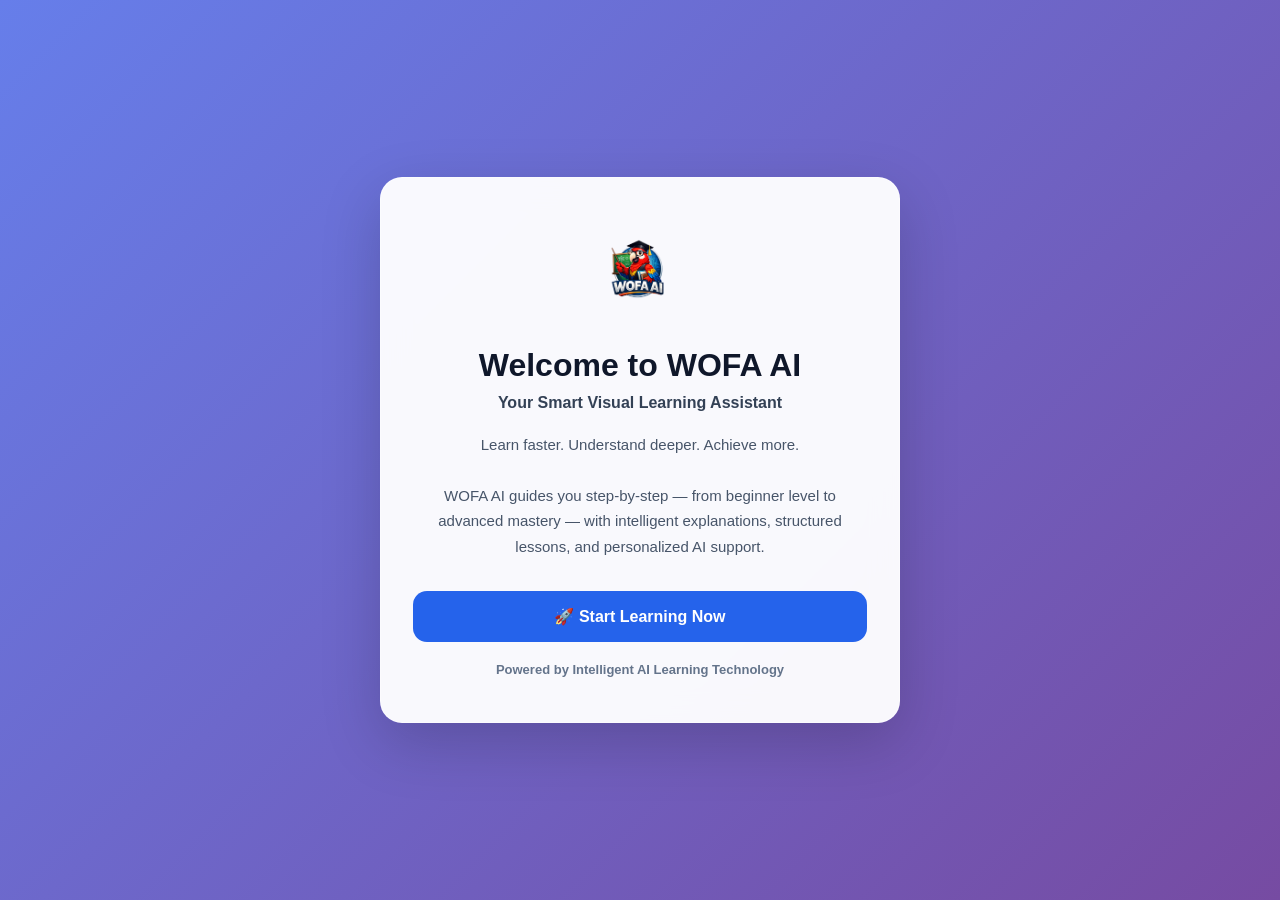
<file: index.html>
<!DOCTYPE html>
<html lang="en">
<head>
  <meta charset="UTF-8" />
  <meta name="viewport" content="width=device-width, initial-scale=1.0" />

  <!-- SEO -->
  <meta name="description" content="WOFA AI – Smart Visual Learning Assistant. Learn faster with intelligent step-by-step explanations and personalized AI guidance." />
  <meta name="keywords" content="WOFA AI, AI Learning, Smart Education, Online Tutor, Digital Learning Assistant" />
  <meta name="author" content="WOFA AI" />

  <title>WOFA AI – Welcome</title>

  <!-- Favicon (Optional but Recommended) -->
  <link rel="icon" href="assets/logo.png" />

  <style>
    * {
      margin: 0;
      padding: 0;
      box-sizing: border-box;
      font-family: "Inter", Arial, sans-serif;
    }

    body {
      min-height: 100vh;
      background: linear-gradient(135deg, #667eea, #764ba2);
      display: flex;
      justify-content: center;
      align-items: center;
      padding: 20px;
      animation: fadeIn 0.8s ease-in-out;
    }

    @keyframes fadeIn {
      from { opacity: 0; }
      to { opacity: 1; }
    }

    .welcome-container {
      width: 100%;
      max-width: 520px;
      background: rgba(255, 255, 255, 0.96);
      backdrop-filter: blur(14px);
      border-radius: 22px;
      padding: 45px 32px;
      text-align: center;
      box-shadow: 0 20px 60px rgba(0,0,0,0.18);
      border: 1px solid rgba(255,255,255,0.35);
      transition: transform 0.3s ease;
    }

    .welcome-container:hover {
      transform: translateY(-4px);
    }

    .welcome-logo {
      width: 130px;
      margin-bottom: 22px;
    }

    .welcome-title {
      font-size: 32px;
      font-weight: 900;
      color: #0f172a;
      margin-bottom: 10px;
    }

    .welcome-subtitle {
      font-size: 16px;
      font-weight: 700;
      color: #334155;
      margin-bottom: 20px;
    }

    .welcome-text {
      font-size: 15px;
      color: #475569;
      line-height: 1.7;
      margin-bottom: 32px;
    }

    .start-btn {
      width: 100%;
      padding: 16px;
      border: none;
      border-radius: 14px;
      background: #2563eb;
      color: white;
      font-size: 16px;
      font-weight: 900;
      cursor: pointer;
      transition: all 0.25s ease;
    }

    .start-btn:hover {
      background: #1d4ed8;
      transform: translateY(-2px);
      box-shadow: 0 8px 20px rgba(37, 99, 235, 0.35);
    }

    .small-note {
      margin-top: 20px;
      font-size: 13px;
      color: #64748b;
      font-weight: 600;
    }

    @media (max-width: 480px) {
      .welcome-container {
        padding: 35px 24px;
      }

      .welcome-title {
        font-size: 26px;
      }

      .welcome-logo {
        width: 100px;
      }
    }
  </style>
</head>

<body>

  <div class="welcome-container">

    <img src="assets/logo.png" alt="WOFA AI Logo" class="welcome-logo" />

    <h1 class="welcome-title">Welcome to WOFA AI</h1>

    <p class="welcome-subtitle">
      Your Smart Visual Learning Assistant
    </p>

    <p class="welcome-text">
      Learn faster. Understand deeper. Achieve more.
      <br><br>
      WOFA AI guides you step-by-step — from beginner level
      to advanced mastery — with intelligent explanations,
      structured lessons, and personalized AI support.
    </p>

    <button class="start-btn" onclick="goToApp()">
      🚀 Start Learning Now
    </button>

    <p class="small-note">
      Powered by Intelligent AI Learning Technology
    </p>

  </div>

  <script>
    function goToApp() {
      // IMPORTANT: Make sure your main system file is named app.html
      window.location.href = "app.html";
    }
  </script>

</body>
</html>
</file>
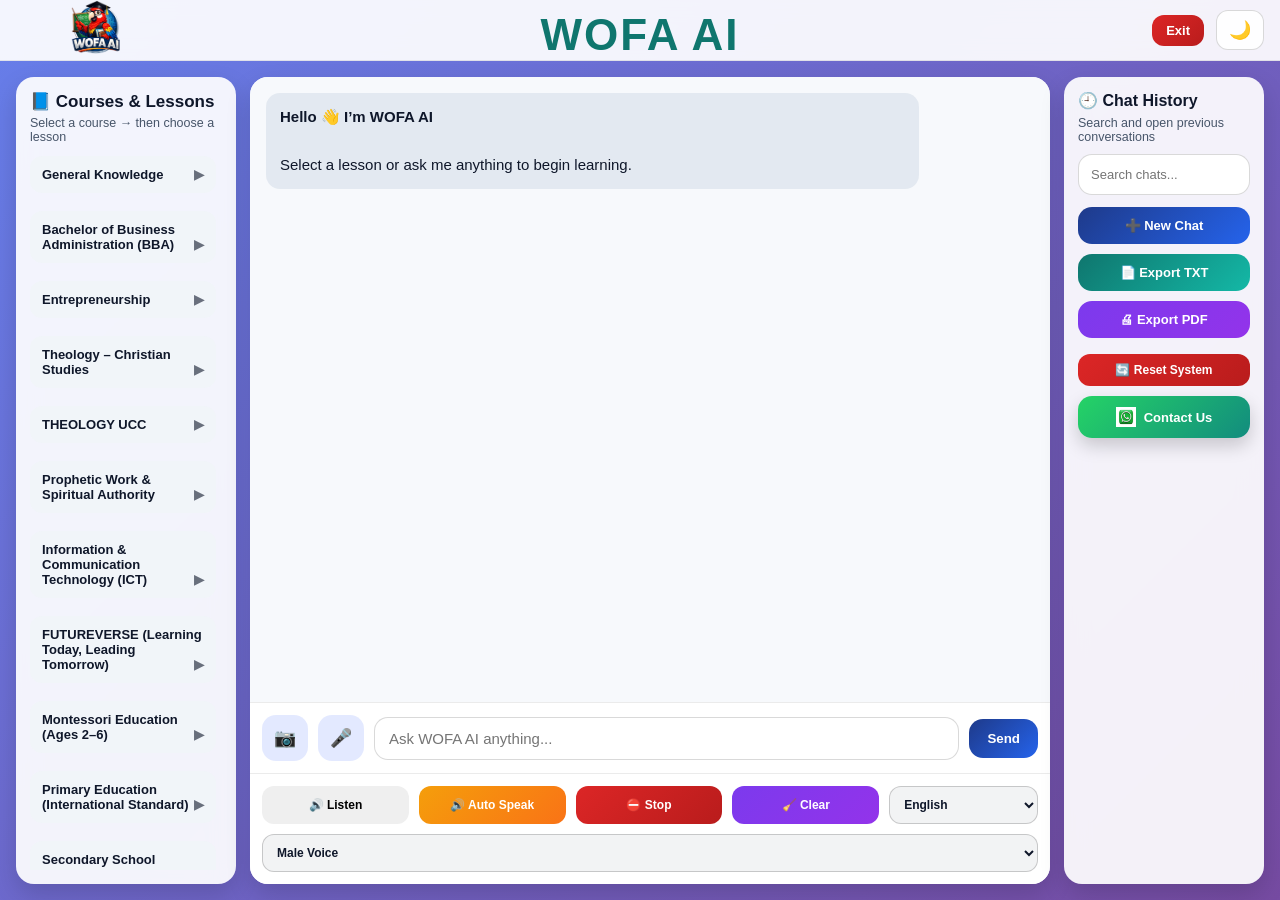
<file: app.html>
<!DOCTYPE html>
<html lang="en">
<head>
  <meta charset="UTF-8" />
  <meta name="viewport" content="width=device-width, initial-scale=1.0" />

  <!-- SEO -->
  <meta name="description" content="WOFA AI – Intelligent AI learning assistant for structured lessons and smart education support." />
  <meta name="author" content="WOFA AI" />
  <meta name="theme-color" content="#2563eb" />

  <title>WOFA AI – Learning System</title>

  <link rel="icon" href="assets/logo.png" />
  <link rel="stylesheet" href="css/style.css" />

  <!-- Preconnect for performance -->
  <link rel="preconnect" href="https://wofa-ai-backend.onrender.com" />

  <style>
    html {
      scroll-behavior: smooth;
    }

    body.fade-in {
      animation: fadeInApp 0.5s ease-in-out;
    }

    @keyframes fadeInApp {
      from { opacity: 0; transform: translateY(10px); }
      to { opacity: 1; transform: translateY(0); }
    }

    #backToTopBtn {
      position: fixed;
      bottom: 25px;
      right: 25px;
      display: none;
      z-index: 9999;
      padding: 12px 15px;
      font-size: 18px;
      border: none;
      border-radius: 50%;
      background: #2563eb;
      color: white;
      cursor: pointer;
      box-shadow: 0 6px 20px rgba(0,0,0,0.25);
      transition: all 0.3s ease;
    }

    #backToTopBtn:hover {
      background: #1d4ed8;
      transform: translateY(-3px);
    }

    /* Future Auth Notice (hidden for now) */
    .future-auth-banner {
      display: none;
    }
  </style>
</head>

<body class="fade-in">

  <div class="app-wrapper">

    <!-- ========================= NAVIGATION ========================= -->
    <nav class="nav-bar" aria-label="Main Navigation">
      <div class="nav-container">

        <!-- Logo (Refresh) -->
        <a href="#" class="nav-brand" onclick="location.reload()" title="Refresh WOFA AI">
          <img src="assets/logo.png" alt="WOFA AI Logo" class="nav-logo" />
          <span class="nav-title">WOFA AI</span>
        </a>

        <div class="nav-actions">

          <!-- Future Auth Placeholder -->
          <!-- In 7 months this becomes Profile / Logout -->
          <a href="index.html" class="exit-btn" id="exitBtn">Exit</a>

          <button id="darkToggle" class="theme-toggle" title="Toggle Dark Mode">
            🌙
          </button>

        </div>
      </div>
    </nav>

    <!-- ========================= MAIN CONTENT ========================= -->
    <main class="main-content">

      <!-- LEFT PANEL -->
      <aside class="learning-panel" aria-label="Course Selection Panel">
        <div class="panel-header">
          <h2>📘 Courses & Lessons</h2>
          <p class="panel-subtitle">Select a course → then choose a lesson</p>
        </div>

        <div class="courses-wrapper">
          <ul id="coursesList" class="course-list"></ul>
        </div>
      </aside>

      <!-- CENTER CHAT -->
      <section class="chat-section">

        <div class="chat-box" id="chatBox">
          <div class="message ai">
            <strong>Hello 👋 I’m WOFA AI</strong><br><br>
            Ask me anything or select a lesson to begin structured learning.
          </div>
        </div>

        <div class="chat-input-area">
          <div class="input-group">

            <label class="input-icon" title="Upload Image">
              📷
              <input type="file" id="imageInput" accept="image/*" hidden />
            </label>

            <button class="input-icon" onclick="startVoiceInput()" title="Voice Input">
              🎤
            </button>

            <input
              type="text"
              id="questionInput"
              class="chat-input"
              placeholder="Ask WOFA AI anything..."
              autocomplete="off"
            />

            <button class="send-btn" onclick="sendQuestion()">
              Send
            </button>

          </div>
        </div>

        <div class="chat-actions">
          <button class="action-btn" onclick="readLastAnswer()">🔊 Listen</button>
          <button class="action-btn" id="autoSpeakToggleBtn" onclick="toggleAutoSpeak()">🔊 Auto Speak</button>
          <button class="action-btn" onclick="stopSpeaking()">⛔ Stop</button>
          <button class="action-btn clear-btn" onclick="clearChat()">🧹 Clear</button>

          <select id="languageSelector" class="voice-selector">
            <option value="en-US">English</option>
            <option value="fr-FR">French</option>
            <option value="es-ES">Spanish</option>
            <option value="de-DE">German</option>
            <option value="nl-NL">Dutch</option>
            <option value="pt-PT">Portuguese</option>
            <option value="tw-GH">Twi</option>
            <option value="gaa-GH">Ga</option>
            <option value="ee-GH">Ewe</option>
          </select>

          <select id="voiceTypeSelector" class="voice-selector">
            <option value="male">Male Voice</option>
            <option value="female">Female Voice</option>
            <option value="child">Child Voice</option>
          </select>
        </div>

      </section>

      <!-- RIGHT PANEL -->
      <aside class="chat-history-panel">
        <h2>🕘 Chat History</h2>
        <p>Search and open previous conversations</p>

        <input
          type="text"
          id="chatSearchInput"
          class="chat-search"
          placeholder="Search chats..."
          autocomplete="off"
        />

        <button id="newChatBtn" class="history-btn new-chat">➕ New Chat</button>
        <button id="exportTxtBtn" class="history-btn export-txt">📄 Export TXT</button>
        <button id="exportPdfBtn" class="history-btn export-pdf">🖨 Export PDF</button>

        <button class="history-btn reset-small-btn" onclick="resetWOFA()">🔄 Reset System</button>

        <a
          href="https://wa.me/233508080055"
          target="_blank"
          class="history-btn whatsapp-history-btn"
        >
          <img src="assets/whatsapp.png" class="whatsapp-icon" alt="WhatsApp" />
          Contact Us
        </a>

        <div id="chatHistoryList" class="chat-history-list"></div>
      </aside>

    </main>
  </div>

  <!-- Back To Top -->
  <button id="backToTopBtn">⬆</button>

  <!-- Scripts -->
  <script src="js/api.js"></script>
  <script src="js/learningPanel.js"></script>
  <script src="js/script.js"></script>

  <script>
    /* Back To Top Logic */
    const backBtn = document.getElementById("backToTopBtn");

    window.addEventListener("scroll", () => {
      backBtn.style.display = window.scrollY > 200 ? "block" : "none";
    });

    backBtn.addEventListener("click", () => {
      window.scrollTo({ top: 0, behavior: "smooth" });
    });

    /* Lightweight Non-Auth Session Marker (Future Ready) */
    if (!localStorage.getItem("wofa_session_started")) {
      localStorage.setItem("wofa_session_started", Date.now());
    }
  </script>

</body>
</html>
</file>
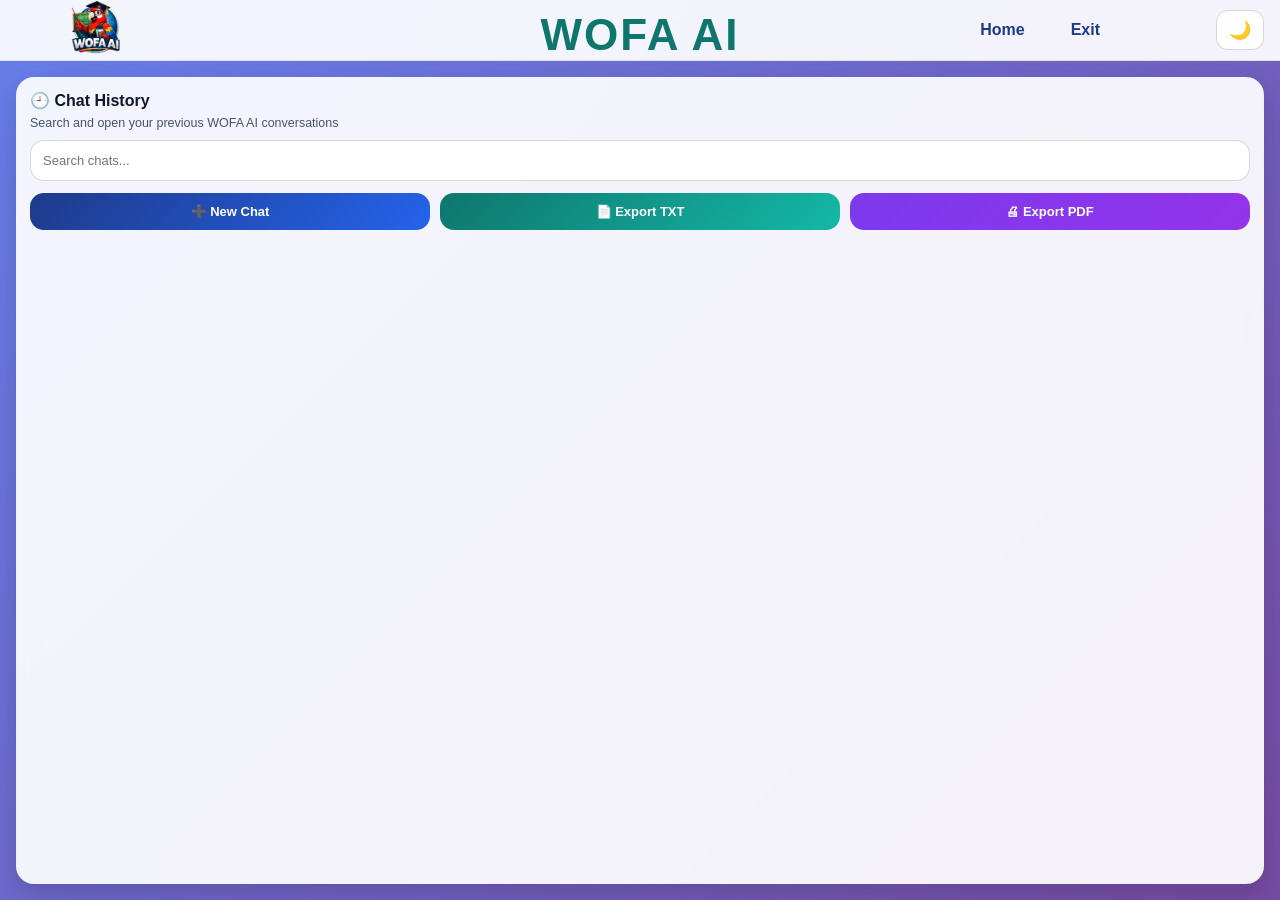
<file: chatHistory.html>
<!DOCTYPE html>
<html lang="en">
<head>
  <meta charset="UTF-8" />
  <meta name="viewport" content="width=device-width, initial-scale=1.0" />
  <meta name="description" content="WOFA AI Chat History - View and manage old conversations." />
  <title>WOFA AI - Chat History</title>

  <link rel="stylesheet" href="css/style.css" />
</head>

<body>

  <div class="app-wrapper">

    <!-- =========================
         NAV BAR
         ========================= -->
    <nav class="nav-bar" aria-label="Main navigation">
      <div class="nav-container">

        <a href="index.html" class="nav-brand">
          <img src="assets/logo.png" alt="WOFA AI Logo" class="nav-logo floating-logo" />
          <span class="nav-title">WOFA AI</span>
        </a>

        <div class="nav-links">
          <a href="index.html" class="nav-link">Home</a>
          <a href="login.html" class="nav-link">Exit</a>
        </div>

        <button id="darkToggle" class="theme-toggle" title="Toggle Theme">
          🌙
        </button>

      </div>
    </nav>

    <!-- =========================
         MAIN CONTENT
         ========================= -->
    <main class="main-content" style="grid-template-columns: 1fr;">

      <!-- =========================
           CHAT HISTORY FULL PAGE
           ========================= -->
      <section class="chat-history-panel" style="width: 100%;">

        <h2>🕘 Chat History</h2>
        <p>Search and open your previous WOFA AI conversations</p>

        <input
          type="text"
          id="chatSearchInput"
          class="chat-search"
          placeholder="Search chats..."
          autocomplete="off"
        />

        <div style="display: flex; gap: 10px; margin-bottom: 12px; flex-wrap: wrap;">
          
          <button id="newChatBtn" class="history-btn new-chat" style="flex: 1;">
            ➕ New Chat
          </button>

          <button id="exportTxtBtn" class="history-btn export-txt" style="flex: 1;">
            📄 Export TXT
          </button>

          <button id="exportPdfBtn" class="history-btn export-pdf" style="flex: 1;">
            🖨 Export PDF
          </button>

        </div>

        <div id="chatHistoryList" class="chat-history-list">
          <!-- Filled dynamically by script.js -->
        </div>

      </section>

    </main>

  </div>

  <!-- Scripts -->
  <script src="js/api.js"></script>
  <script src="js/script.js"></script>

</body>
</html>
</file>
<file: css/style.css>
/* =========================
   WOFA AI MAIN STYLE (2026)
   FULL RESPONSIVE PROFESSIONAL UI
   - Learning Panel LEFT
   - Chat Section BIGGEST in MIDDLE
   - Chat History RIGHT (REDUCED SIZE)
   - Mobile: Chat History moves DOWN
   ========================= */


/* =========================
   GLOBAL RESET
   ========================= */
* {
  margin: 0;
  padding: 0;
  box-sizing: border-box;
}

html, body {
  height: 100%;
  font-family: "Inter", Arial, sans-serif;
}

body {
  background: linear-gradient(135deg, #667eea, #764ba2);
  color: #0f172a;
  overflow: hidden;
}


/* =========================
   APP WRAPPER
   ========================= */
.app-wrapper {
  height: 100vh;
  display: flex;
  flex-direction: column;
}


/* =========================
   NAV BAR
   ========================= */
.nav-bar {
  width: 100%;
  background: rgba(255, 255, 255, 0.92);
  backdrop-filter: blur(10px);
  border-bottom: 1px solid rgba(0,0,0,0.08);
  padding: 10px 16px;
  position: relative;
  z-index: 999;
}

.nav-container {
  max-width: 1600px;
  margin: auto;
  display: flex;
  align-items: center;
  justify-content: space-between;
  gap: 12px;
  position: relative;
}

.nav-brand {
  display: flex;
  align-items: center;
  text-decoration: none;
  font-weight: 900;
  color: #0f172a;
}

/* Logo fixed left */
.nav-logo {
  width: 140px;
  height: 90px;
  object-fit: contain;
  position: absolute;
  left: 12px;
  top: 50%;
  transform: translateY(-50%);
  z-index: 20;
}

/* Title fixed top middle */
.nav-title {
  position: absolute;
  left: 50%;
  top: 0px;
  transform: translateX(-50%);
  font-size: 44px;
  font-weight: 900;
  letter-spacing: 2px;
  color: #0f766e;
  white-space: nowrap;
  z-index: 25;
}

/* Links */
.nav-links {
  display: flex;
  gap: 18px;
  margin-left: auto;
  padding-right: 90px;
  align-items: center;
}

.nav-link {
  text-decoration: none;
  font-weight: 800;
  color: #1e3a8a;
  padding: 8px 14px;
  border-radius: 12px;
  transition: 0.2s ease;
}

.nav-link:hover {
  background: rgba(37, 99, 235, 0.12);
}

/* Theme button */
.theme-toggle {
  background: rgba(255, 255, 255, 0.92);
  border: 1px solid rgba(0,0,0,0.15);
  border-radius: 12px;
  padding: 8px 12px;
  font-size: 18px;
  cursor: pointer;
  transition: 0.2s ease;
}

.theme-toggle:hover {
  transform: scale(1.05);
}

/* NAV ACTIONS */
.nav-actions {
  display: flex;
  align-items: center;
  gap: 12px;
}

/* WhatsApp button */
.whatsapp-btn {
  display: flex;
  align-items: center;
  gap: 8px;

  padding: 10px 16px;
  border-radius: 14px;

  font-weight: 900;
  font-size: 13px;
  text-decoration: none;

  background: linear-gradient(135deg, #25D366, #128C7E);
  color: white;

  box-shadow: 0 8px 18px rgba(0, 0, 0, 0.18);
  transition: 0.2s ease;
}

.whatsapp-btn:hover {
  transform: translateY(-2px);
  opacity: 0.95;
}

/* WhatsApp icon */
.whatsapp-icon {
  width: 20px;
  height: 20px;
  object-fit: contain;
}

/* Exit button */
.exit-btn {
  background: linear-gradient(135deg, #dc2626, #b91c1c);
  color: white;
  border: none;
  font-weight: 900;
  font-size: 13px;
  padding: 8px 14px;
  border-radius: 12px;
  cursor: pointer;
  transition: 0.2s ease;
  text-decoration: none;
}

.exit-btn:hover {
  transform: translateY(-2px);
  opacity: 0.95;
}


/* =========================
   MAIN LAYOUT GRID
   ========================= */
.main-content {
  flex: 1;
  width: 100%;
  max-width: 1600px;
  margin: auto;
  padding: 16px;

  display: grid;

  /* Chat is now bigger, history smaller */
  grid-template-columns: 220px 1fr 200px;

  gap: 14px;
  overflow: hidden;
}


/* =========================
   PANELS GENERAL STYLE
   ========================= */
.learning-panel,
.chat-section,
.chat-history-panel {
  background: rgba(255, 255, 255, 0.92);
  backdrop-filter: blur(12px);
  border-radius: 18px;
  box-shadow: 0 10px 25px rgba(0,0,0,0.15);
  overflow: hidden;
}


/* =========================
   LEARNING PANEL (LEFT)
   ========================= */
.learning-panel {
  padding: 14px;
  display: flex;
  flex-direction: column;
}

.panel-header {
  margin-bottom: 12px;
}

.panel-header h2 {
  font-size: 17px;
  font-weight: 900;
  color: #0f172a;
}

.panel-subtitle {
  font-size: 12.5px;
  color: #475569;
  margin-top: 4px;
}

.courses-wrapper {
  flex: 1;
  overflow-y: auto;
  padding-right: 6px;
}

.courses-wrapper::-webkit-scrollbar {
  width: 6px;
}

.courses-wrapper::-webkit-scrollbar-thumb {
  background: rgba(0,0,0,0.2);
  border-radius: 10px;
}


/* =========================
   COURSE LIST
   ========================= */
.course-list {
  list-style: none;
}

.course-item {
  padding: 11px 12px;
  background: rgba(241, 245, 249, 0.9);
  border-radius: 12px;
  margin-bottom: 8px;
  cursor: pointer;
  font-weight: 800;
  font-size: 13px;
  color: #0f172a;
  transition: 0.2s ease;
  position: relative;
}

.course-item:hover {
  background: rgba(219, 234, 254, 0.9);
  transform: translateX(3px);
}

.course-item.active {
  background: linear-gradient(135deg, #0f766e, #14b8a6);
  color: white;
}

.course-item::after {
  content: "▶";
  position: absolute;
  right: 12px;
  opacity: 0.6;
}

.course-item.active::after {
  content: "▼";
}


/* =========================
   LESSON LIST
   ========================= */
.lesson-list {
  list-style: none;
  margin-left: 10px;
  margin-bottom: 10px;
  padding-left: 14px;
  max-height: 0;
  overflow: hidden;
  transition: max-height 0.35s ease;
}

.lesson-list.open {
  max-height: 600px;
}

.lesson-item {
  padding: 9px 10px;
  margin: 6px 0;
  background: rgba(255,255,255,0.9);
  border-radius: 10px;
  cursor: pointer;
  font-size: 13px;
  color: #334155;
  transition: 0.2s ease;
  font-weight: 700;
}

.lesson-item:hover {
  background: rgba(224, 242, 254, 0.95);
}

.lesson-item.active {
  background: linear-gradient(135deg, #2563eb, #3b82f6);
  color: white;
  font-weight: 900;
}


/* =========================
   CHAT SECTION (MIDDLE BIGGEST)
   ========================= */
.chat-section {
  display: flex;
  flex-direction: column;
  overflow: hidden;
}

/* Chat box */
.chat-box {
  flex: 1;
  padding: 16px;
  overflow-y: auto;
  background: rgba(248, 250, 252, 0.95);
}

.chat-box::-webkit-scrollbar {
  width: 7px;
}

.chat-box::-webkit-scrollbar-thumb {
  background: rgba(0,0,0,0.2);
  border-radius: 10px;
}


/* =========================
   CHAT MESSAGES
   ========================= */
.message {
  padding: 12px 14px;
  margin-bottom: 12px;
  border-radius: 14px;
  max-width: 85%;
  line-height: 1.6;
  font-size: 15px;
  word-wrap: break-word;
}

.message.ai {
  background: rgba(226, 232, 240, 0.9);
  color: #0f172a;
}

.message.user {
  background: linear-gradient(135deg, #2563eb, #1d4ed8);
  color: white;
  margin-left: auto;
}

/* Thinking Indicator */
.message.thinking {
  background: rgba(148, 163, 184, 0.25);
  font-weight: 900;
  font-size: 14px;
  opacity: 0.85;
}

/* Dots animation */
.dots {
  display: inline-block;
  animation: blinkDots 1.2s infinite;
}

@keyframes blinkDots {
  0% { opacity: 0.2; }
  50% { opacity: 1; }
  100% { opacity: 0.2; }
}


/* =========================
   CHAT INPUT AREA
   ========================= */
.chat-input-area {
  padding: 12px;
  border-top: 1px solid rgba(0,0,0,0.08);
  background: white;
}

.input-group {
  display: flex;
  gap: 10px;
  align-items: center;
}

.chat-input {
  flex: 1;
  padding: 12px 14px;
  border-radius: 14px;
  border: 1px solid rgba(0,0,0,0.15);
  font-size: 15px;
  outline: none;
}

.chat-input:focus {
  border-color: #2563eb;
  box-shadow: 0 0 0 3px rgba(37,99,235,0.2);
}

.input-icon {
  width: 46px;
  height: 46px;
  border-radius: 14px;
  border: none;
  background: rgba(224, 231, 255, 0.9);
  cursor: pointer;
  display: flex;
  align-items: center;
  justify-content: center;
  font-size: 18px;
  transition: 0.2s ease;
}

.input-icon:hover {
  transform: scale(1.05);
}

/* Send button */
.send-btn {
  padding: 12px 18px;
  border-radius: 14px;
  border: none;
  background: linear-gradient(135deg, #1e3a8a, #2563eb);
  color: white;
  font-weight: 900;
  cursor: pointer;
  transition: 0.2s ease;
}

.send-btn:hover {
  transform: translateY(-2px);
  opacity: 0.95;
}


/* =========================
   CHAT ACTION BUTTONS (FIXED)
   ========================= */
.chat-actions {
  display: flex;
  flex-wrap: wrap;
  justify-content: space-between;
  gap: 10px;
  padding: 12px;
  border-top: 1px solid rgba(0,0,0,0.08);
  background: white;
}

/* All buttons same size */
.chat-actions .action-btn {
  flex: 1;
  min-width: 120px;
  padding: 10px 10px;
  border-radius: 12px;
  border: none;
  font-size: 12px;
  font-weight: 900;
  cursor: pointer;
  transition: 0.2s ease;
  white-space: nowrap;
  text-align: center;
}

/* LISTEN */
.chat-actions .talk-btn {
  background: linear-gradient(135deg, #16a34a, #22c55e);
  color: white;
}

/* AUTO SPEAK */
#autoSpeakToggleBtn {
  background: linear-gradient(135deg, #f59e0b, #f97316);
  color: white;
}

/* STOP */
.chat-actions .action-btn:nth-child(3) {
  background: linear-gradient(135deg, #dc2626, #b91c1c);
  color: white;
}

/* CLEAR */
.chat-actions .clear-btn {
  background: linear-gradient(135deg, #7c3aed, #9333ea);
  color: white;
}

/* Hover */
.chat-actions .action-btn:hover {
  transform: translateY(-2px);
  opacity: 0.95;
}

/* Dropdown selector */
.voice-selector {
  flex: 1;
  min-width: 140px;
  padding: 10px 10px;
  border-radius: 12px;
  border: 1px solid rgba(0,0,0,0.18);
  font-weight: 900;
  font-size: 12px;
  cursor: pointer;
  background: rgba(15, 23, 42, 0.05);
  color: #0f172a;
}


/* Speak button inside AI message */
.speak-btn {
  margin-top: 10px;
  padding: 8px 12px;
  border-radius: 10px;
  border: none;
  background: linear-gradient(135deg, #0ea5e9, #38bdf8);
  color: white;
  font-weight: 900;
  cursor: pointer;
  transition: 0.2s ease;
}

.speak-btn:hover {
  transform: translateY(-2px);
  opacity: 0.95;
}

/* Highlight reading sentence */
.wofa-sentence-span {
  display: inline;
}

.wofa-reading-highlight {
  background: orange;
  color: black;
  padding: 2px 4px;
  border-radius: 6px;
  font-weight: 900;
}


/* =========================
   CHAT HISTORY PANEL (RIGHT)
   ========================= */
.chat-history-panel {
  padding: 14px;
  display: flex;
  flex-direction: column;
  overflow: hidden;
}

.chat-history-panel h2 {
  font-size: 16px;
  font-weight: 900;
  margin-bottom: 6px;
}

.chat-history-panel p {
  font-size: 12.5px;
  color: #475569;
  margin-bottom: 10px;
}

/* Search input */
.chat-search {
  padding: 12px;
  border-radius: 14px;
  border: 1px solid rgba(0,0,0,0.15);
  outline: none;
  font-size: 13px;
  margin-bottom: 12px;
}

.chat-search:focus {
  border-color: #2563eb;
  box-shadow: 0 0 0 3px rgba(37,99,235,0.2);
}

/* Buttons */
.history-btn {
  width: 100%;
  padding: 11px;
  border-radius: 14px;
  border: none;
  font-weight: 900;
  cursor: pointer;
  transition: 0.2s ease;
  margin-bottom: 10px;
  font-size: 13px;
  text-decoration: none;
  display: flex;
  justify-content: center;
  align-items: center;
  gap: 8px;
}

.history-btn:hover {
  transform: translateY(-2px);
  opacity: 0.95;
}

.history-btn.new-chat {
  background: linear-gradient(135deg, #1e3a8a, #2563eb);
  color: white;
}

.history-btn.export-txt {
  background: linear-gradient(135deg, #0f766e, #14b8a6);
  color: white;
}

.history-btn.export-pdf {
  background: linear-gradient(135deg, #7c3aed, #9333ea);
  color: white;
}

/* Chat list */
.chat-history-list {
  flex: 1;
  overflow-y: auto;
  padding-right: 6px;
}

.chat-history-list::-webkit-scrollbar {
  width: 6px;
}

.chat-history-list::-webkit-scrollbar-thumb {
  background: rgba(0,0,0,0.2);
  border-radius: 10px;
}

/* Group headers */
.chat-group-header {
  font-weight: 900;
  font-size: 12px;
  margin: 10px 0 6px;
  color: #1e293b;
  opacity: 0.85;
}

/* Chat item */
.chat-history-item {
  display: flex;
  justify-content: space-between;
  align-items: center;
  gap: 10px;
  background: rgba(241, 245, 249, 0.9);
  padding: 10px 10px;
  border-radius: 12px;
  margin-bottom: 8px;
  cursor: pointer;
  transition: 0.2s ease;
}

.chat-history-item:hover {
  background: rgba(219, 234, 254, 0.9);
}

.chat-history-item.active {
  background: linear-gradient(135deg, #2563eb, #1d4ed8);
  color: white;
}

.chat-history-title {
  font-weight: 900;
  font-size: 12.5px;
  flex: 1;
}


/* =========================
   RESET SMALL BUTTON (CHAT HISTORY PANEL)
   ========================= */
.reset-small-btn {
  width: 100%;
  padding: 9px;
  border-radius: 12px;
  border: none;

  font-weight: 900;
  font-size: 12px;

  cursor: pointer;
  transition: 0.2s ease;

  background: linear-gradient(135deg, #dc2626, #b91c1c);
  color: white;

  margin-top: 6px;
}

.reset-small-btn:hover {
  transform: translateY(-2px);
  opacity: 0.95;
}


/* =========================
   WHATSAPP CONTACT US BUTTON (CHAT HISTORY PANEL)
   ========================= */
.whatsapp-history-btn {
  width: 100%;
  padding: 11px;
  border-radius: 14px;
  font-weight: 900;
  font-size: 13px;
  text-decoration: none;

  display: flex;
  justify-content: center;
  align-items: center;
  gap: 8px;

  background: linear-gradient(135deg, #25D366, #128C7E);
  color: white;

  box-shadow: 0 8px 18px rgba(0, 0, 0, 0.18);
  transition: 0.2s ease;
}

.whatsapp-history-btn:hover {
  transform: translateY(-2px);
  opacity: 0.95;
}


/* =========================
   DARK MODE
   ========================= */
body.dark {
  background: linear-gradient(135deg, #020617, #0f172a);
  color: #e2e8f0;
}

body.dark .learning-panel,
body.dark .chat-section,
body.dark .chat-history-panel,
body.dark .nav-bar {
  background: rgba(15, 23, 42, 0.92);
  color: #e2e8f0;
}

body.dark .nav-link {
  color: #93c5fd;
}

body.dark .nav-link:hover {
  background: rgba(59, 130, 246, 0.18);
}

body.dark .chat-box {
  background: rgba(2, 6, 23, 0.9);
}

body.dark .message.ai {
  background: #1e293b;
  color: #e2e8f0;
}

body.dark .course-item {
  background: rgba(30, 41, 59, 0.9);
  color: #e2e8f0;
}

body.dark .lesson-item {
  background: rgba(15, 23, 42, 0.95);
  color: #e2e8f0;
}

body.dark .chat-input-area,
body.dark .chat-actions {
  background: rgba(15, 23, 42, 0.92);
}

body.dark .chat-input,
body.dark .chat-search {
  background: rgba(2, 6, 23, 0.8);
  color: white;
  border: 1px solid rgba(255,255,255,0.15);
}

body.dark .voice-selector {
  background: rgba(255,255,255,0.06);
  color: white;
  border: 1px solid rgba(255,255,255,0.15);
}


/* =========================
   MOBILE RESPONSIVE (FIXED PHONE UI)
   ========================= */
@media (max-width: 1100px) {
  body {
    overflow-y: auto;
  }

  .main-content {
    grid-template-columns: 1fr;
    height: auto;
    overflow: visible;
  }

  .learning-panel {
    max-height: 220px;
  }

  .chat-section {
    min-height: 540px;
  }

  .chat-history-panel {
    min-height: 320px;
  }

  /* NAV FIX */
  .nav-logo {
    width: 75px;
    height: 65px;
    left: 12px;
    top: 50%;
    transform: translateY(-50%);
  }

  .nav-title {
    position: absolute;
    left: 95px;
    top: 50%;
    transform: translateY(-50%);
    font-size: 28px;
    font-weight: 900;
    letter-spacing: 1px;
    text-align: left;
    white-space: nowrap;
  }

  .exit-btn {
    position: absolute;
    right: 55px;
    top: 50%;
    transform: translateY(-50%);
    font-size: 12px;
    padding: 5px 8px;
  }

  .theme-toggle {
    position: absolute;
    right: 12px;
    top: 50%;
    transform: translateY(-50%);
    padding: 6px 10px;
    font-size: 16px;
  }

  /* CHAT ACTION BUTTONS FIX */
  .chat-actions {
    display: flex;
    flex-wrap: wrap;
    gap: 10px;
    padding: 12px;
  }

  /* Buttons in 2 columns */
  .chat-actions .action-btn {
    flex: 1 1 calc(50% - 10px);
    min-width: calc(50% - 10px);
    max-width: calc(50% - 10px);

    height: 44px;
    padding: 10px 12px;

    font-size: 12px;
    font-weight: 900;

    border-radius: 12px;
    text-align: center;
    white-space: nowrap;
  }

  /* Language + Voice stay on same line */
  .voice-selector {
    flex: 1 1 calc(50% - 10px);
    min-width: calc(50% - 10px);
    max-width: calc(50% - 10px);

    height: 44px;
    padding: 10px 12px;

    font-size: 12px;
    font-weight: 900;

    border-radius: 12px;
  }

  /* Reset small button on mobile */
  .reset-small-btn {
    font-size: 12px;
    padding: 10px;
    border-radius: 14px;
  }

  /* Contact Us under Reset */
  .whatsapp-history-btn {
    margin-top: -4px;
  }
}


/* =========================
   EXTRA SMALL MOBILE (480px)
   ========================= */
@media (max-width: 480px) {
  .nav-logo {
    width: 65px;
    height: 55px;
    left: 10px;
  }

  .nav-title {
    left: 80px;
    font-size: 22px;
  }

  .exit-btn {
    right: 50px;
    font-size: 11px;
    padding: 4px 7px;
  }

  .theme-toggle {
    right: 8px;
    font-size: 14px;
    padding: 5px 8px;
  }

  .chat-actions {
    gap: 8px;
    padding: 10px;
  }

  .chat-actions .action-btn {
    flex: 1 1 calc(50% - 8px);
    min-width: calc(50% - 8px);
    max-width: calc(50% - 8px);
    font-size: 11px;
    padding: 9px 8px;
    border-radius: 10px;
    height: 42px;
  }

  .voice-selector {
    flex: 1 1 calc(50% - 8px);
    min-width: calc(50% - 8px);
    max-width: calc(50% - 8px);
    font-size: 11px;
    padding: 9px 8px;
    border-radius: 10px;
    height: 42px;
  }

  /* Reset small button on extra small mobile */
  .reset-small-btn {
    font-size: 11px;
    padding: 9px;
    border-radius: 12px;
  }
}


/* =========================
   BACK TO TOP BUTTON
   ========================= */
#backToTopBtn {
  position: fixed;
  bottom: 25px;
  right: 25px;
  z-index: 9999;

  width: 55px;
  height: 55px;
  border-radius: 50%;

  border: none;
  cursor: pointer;

  font-size: 24px;
  font-weight: 900;

  background: linear-gradient(135deg, #2563eb, #1d4ed8);
  color: white;

  box-shadow: 0 12px 25px rgba(0,0,0,0.25);

  display: none;
  transition: 0.25s ease;
}

#backToTopBtn:hover {
  transform: translateY(-4px) scale(1.05);
  opacity: 0.95;
}
</file>
